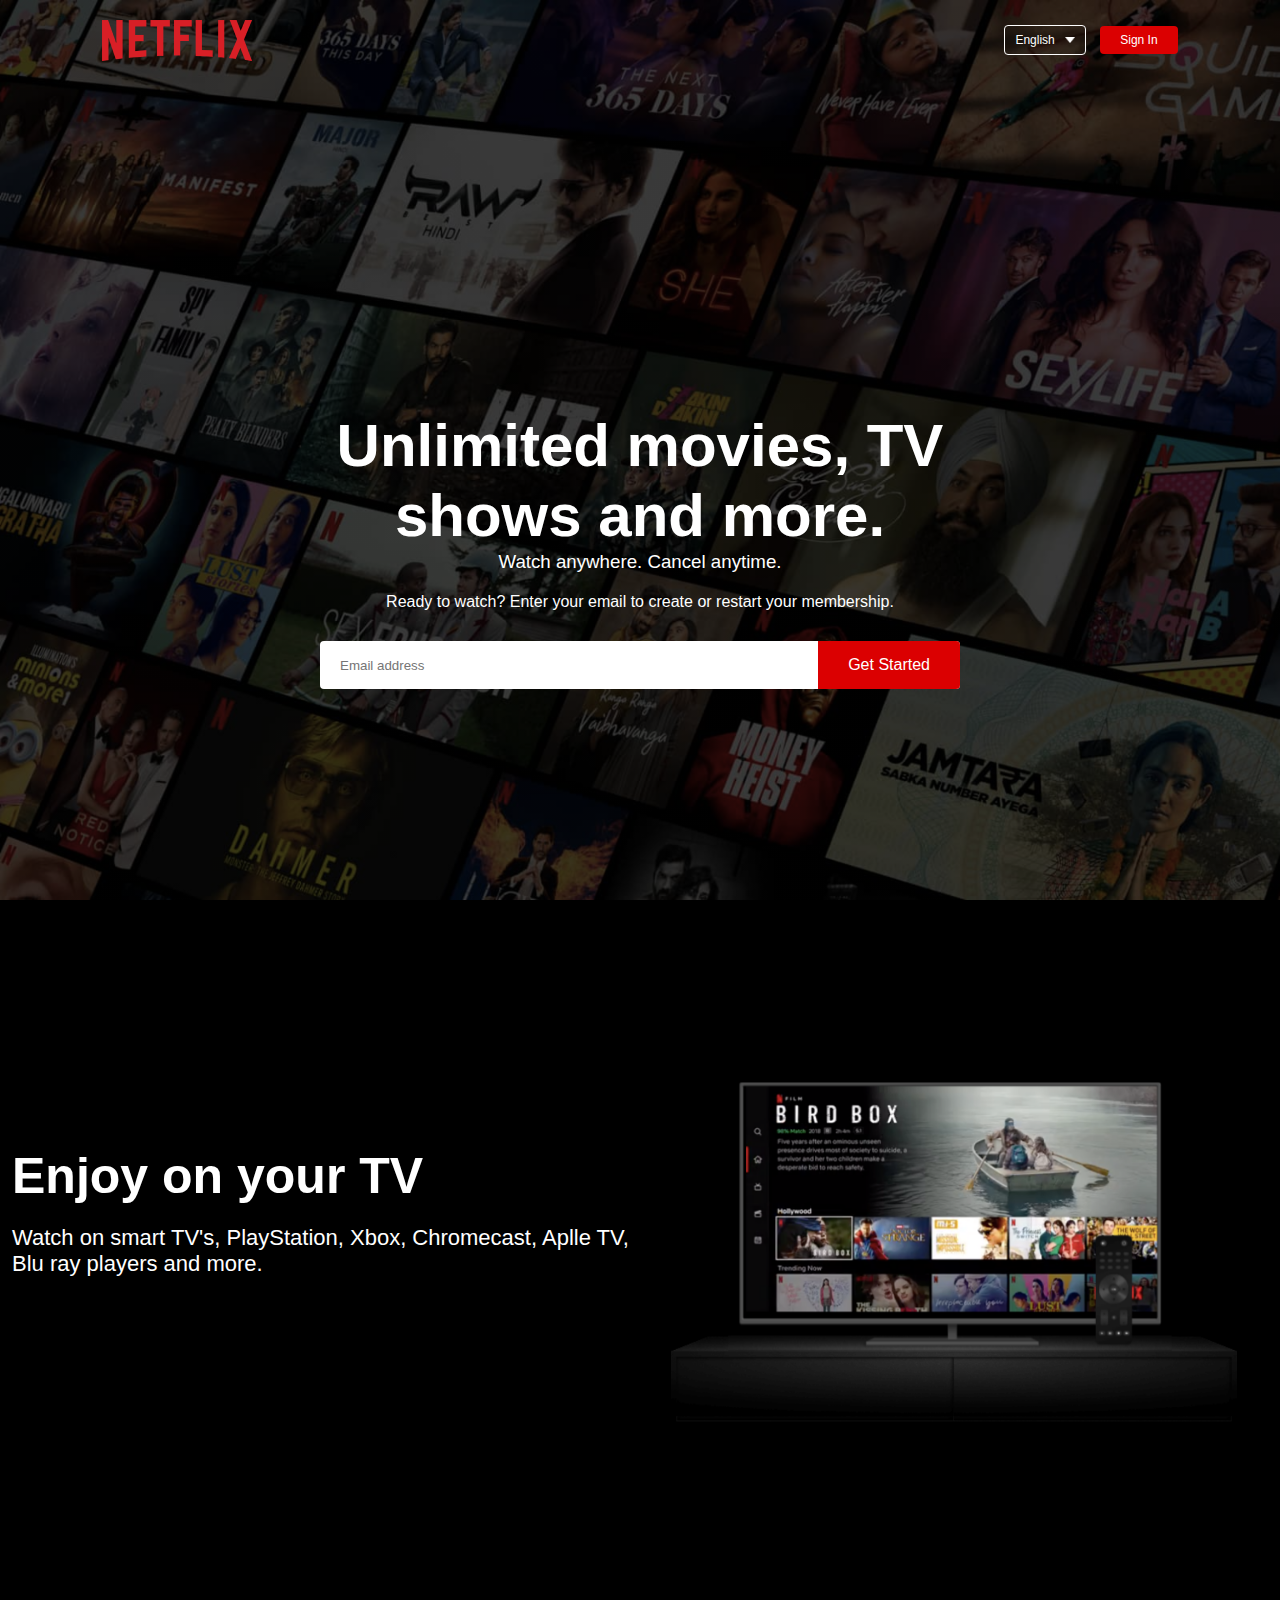
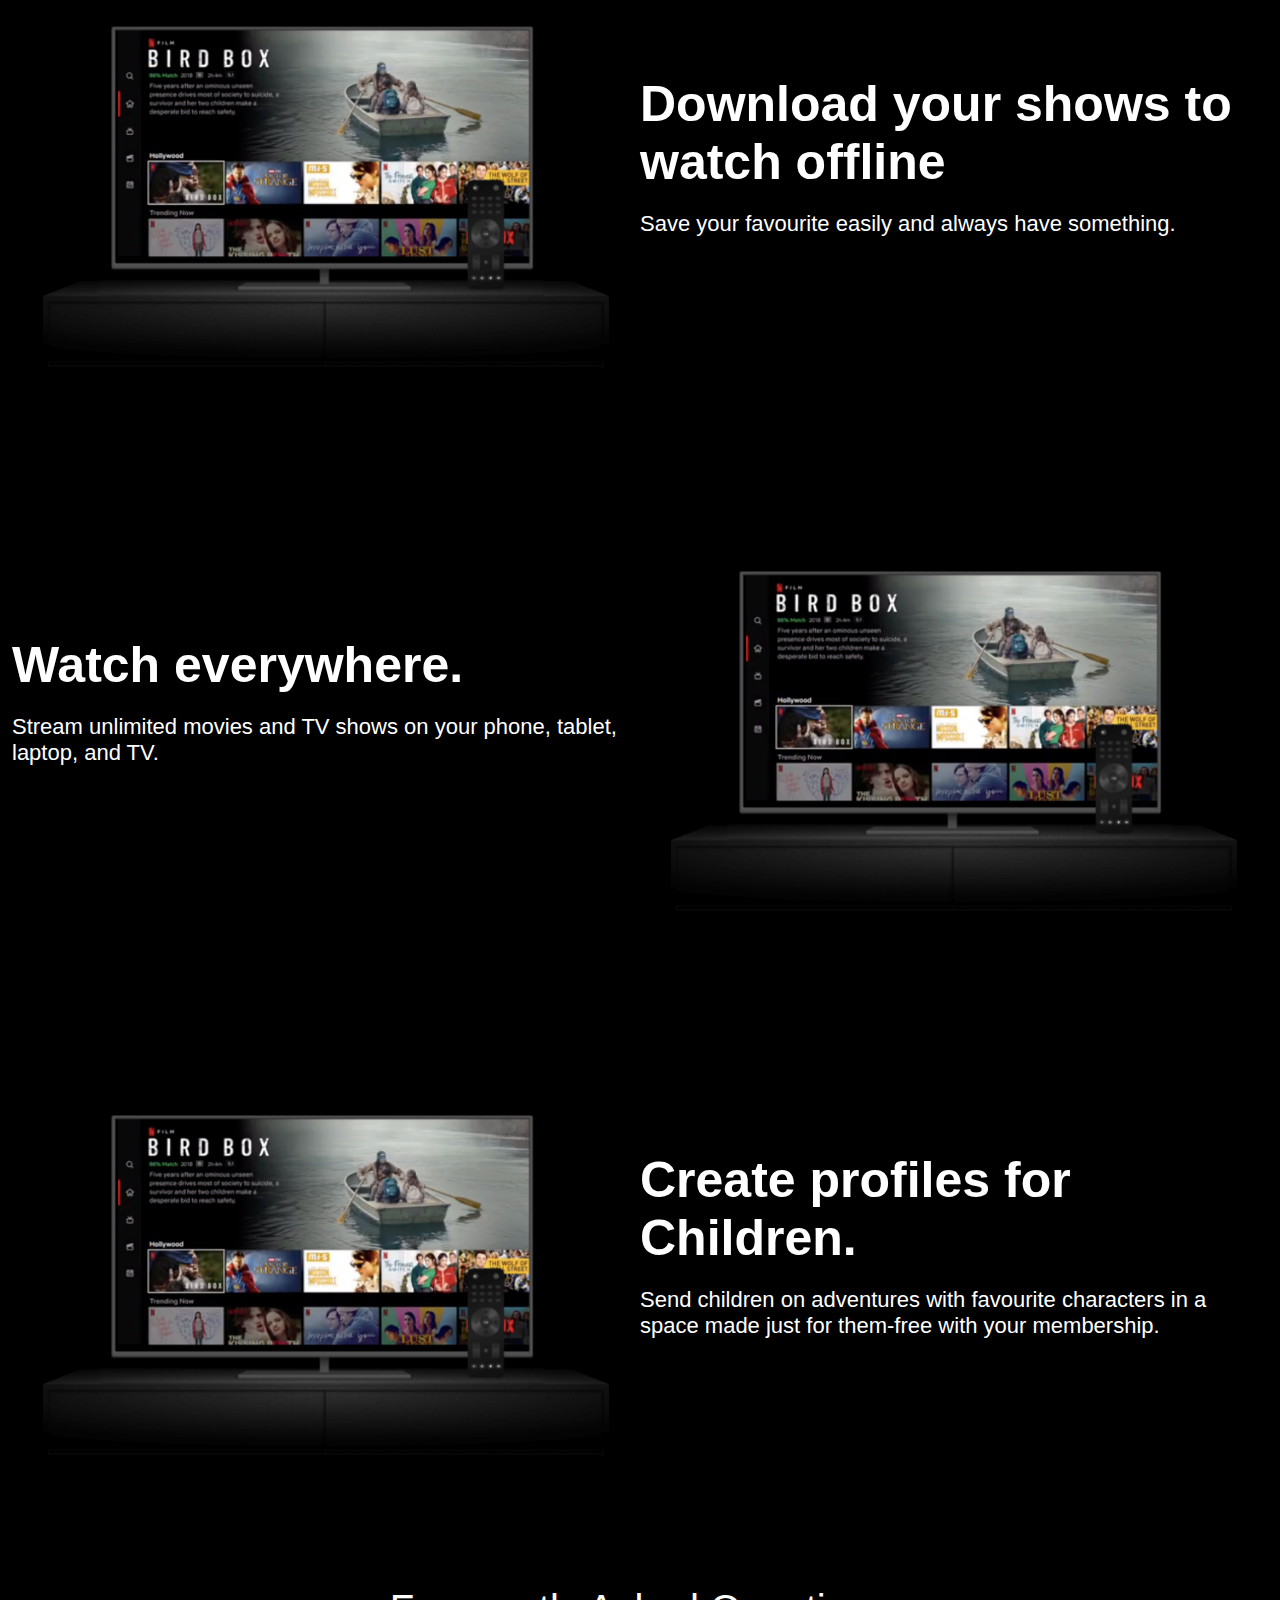
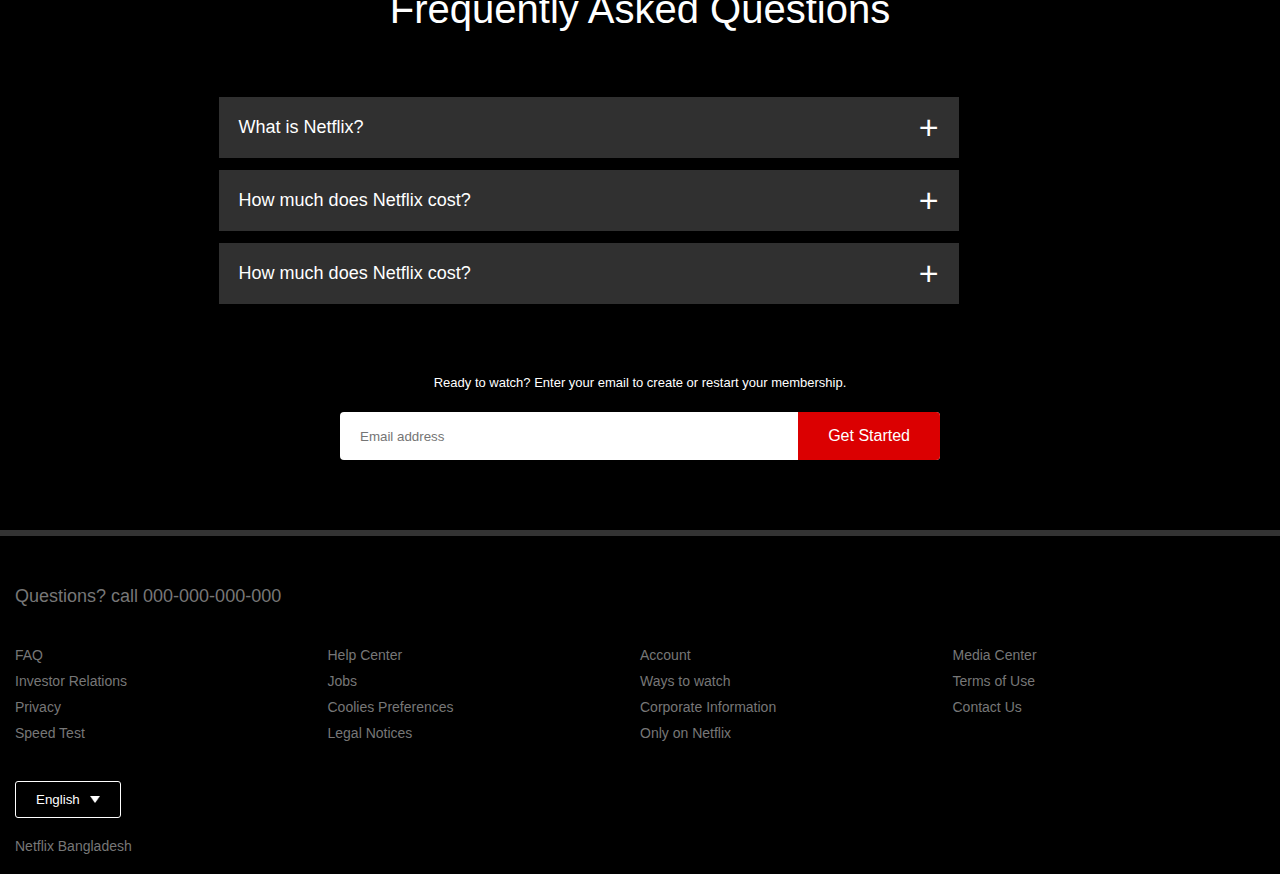
<file: index.html>
<!DOCTYPE html>
<html lang="en">
<head>
  <meta charset="UTF-8">
  <meta name="viewport" content="width=device-width, initial-scale=1.0">
  <title>Netflix Website Clone</title>
  <link rel="stylesheet" href="style.css">
</head>
<body>
  <div class="header">
    <nav>
      <img src="images/logo.png" class="logo">
      <div>
        <button class="language-btn">English <img src="images/down-icon.png" alt=""></button>
        <button>Sign In</button>
      </div>
    </nav>

    <div class="header-contect">
      <h1>Unlimited movies, TV shows and more.</h1>
      <h3>Watch anywhere. Cancel anytime.</h3>
      <p>Ready to watch? Enter your email to create or restart your membership.</p>
      <form class="email-signup">
        <input type="email" placeholder="Email address">
        <button type="Submit">Get Started</button>
      </form>
    </div>
  </div>

<!-- features starts from here -->

  <div class="features">
    <div class="row">
      <div class="text-colum">
        <h2>Enjoy on your TV</h2>
        <P>Watch on smart TV's, PlayStation, Xbox, Chromecast, Aplle TV, Blu ray players and more.</P>
      </div>
      <div class="img-colum">
        <img src="images/feature-1.png" >
      </div>
    </div>

    <div class="row">
      <div class="img-colum">
        <img src="images/feature-1.png" >
      </div>
      <div class="text-colum">
        <h2>Download your shows to watch offline</h2>
        <P>Save your favourite easily and always have something.</P>
      </div>
      
    </div>
    <div class="row">
      <div class="text-colum">
        <h2>Watch everywhere.</h2>
        <P>Stream unlimited movies and TV shows on your phone, tablet, laptop, and TV.</P>
      </div>
      <div class="img-colum">
        <img src="images/feature-1.png" >
      </div>
    </div>
    <div class="row">
      <div class="img-colum">
        <img src="images/feature-1.png" >
      </div>
      <div class="text-colum">
        <h2>Create profiles for Children.</h2>
        <P>Send children on adventures with favourite characters in a space made just for them-free with your membership.</P>
      </div>
      
    </div>
  </div>

  <!-- features ends from here -->

  <div class="faq">
    <h2>Frequently Asked Questions</h2>
    <ul class="accordion">
      <li>
        <input type="radio" name="accordion" id="first">
        <label for="first">What is Netflix?</label>
        <div class="content">
          <p>Lorem ipsum dolor sit, amet consectetur adipisicing elit. Quae doloribus, quaerat quod vel quo dolorum et illo sed quia vitae? Aperiam, excepturi quis. Reprehenderit, repudiandae.</p>
        </div>
      </li>

      <li>
        <input type="radio" name="accordion" id="second">
        <label for="second">How much does Netflix cost?</label>
        <div class="content">
          <p>Lorem ipsum dolor sit, amet consectetur adipisicing elit. Quae doloribus, quaerat quod vel quo dolorum et illo sed quia vitae? Aperiam, excepturi quis. Reprehenderit, repudiandae.</p>
        </div>
      </li>

      <li>
        <input type="radio" name="accordion" id="third">
        <label for="third">How much does Netflix cost?</label>
        <div class="content">
          <p>Lorem ipsum dolor sit, amet consectetur adipisicing elit. Quae doloribus, quaerat quod vel quo dolorum et illo sed quia vitae? Aperiam, excepturi quis. Reprehenderit, repudiandae.</p>
        </div>
      </li>
    </ul>
    <small>Ready to watch? Enter your email to create or restart your membership.</small>
    <form class="email-signup">
      <input type="email" placeholder="Email address">
      <button type="Submit">Get Started</button>
    </form>
  </div>

<div class="fooeter">
  <h2>Questions? call 000-000-000-000</h2>
  <div class="row">
    <div class="col">
      <a href="#">FAQ</a>
      <a href="#">Investor Relations</a>
      <a href="#">Privacy</a>
      <a href="#">Speed Test</a>
    </div>
    <div class="col">
      <a href="#">Help Center</a>
      <a href="#">Jobs</a>
      <a href="#">Coolies Preferences</a>
      <a href="#">Legal Notices</a>
    </div>
    <div class="col">
      <a href="#">Account</a>
      <a href="#">Ways to watch</a>
      <a href="#">Corporate Information</a>
      <a href="#">Only on Netflix</a>
    </div>
    <div class="col">
      <a href="#">Media Center</a>
      <a href="#">Terms of Use</a>
      <a href="#">Contact Us</a>
    </div>
  </div>
  <button class="language-btn">English <img src="images/down-icon.png" alt=""></button>
  <p class="copyright-text">Netflix Bangladesh</p>
</div>
  
</body>
</html>
</file>
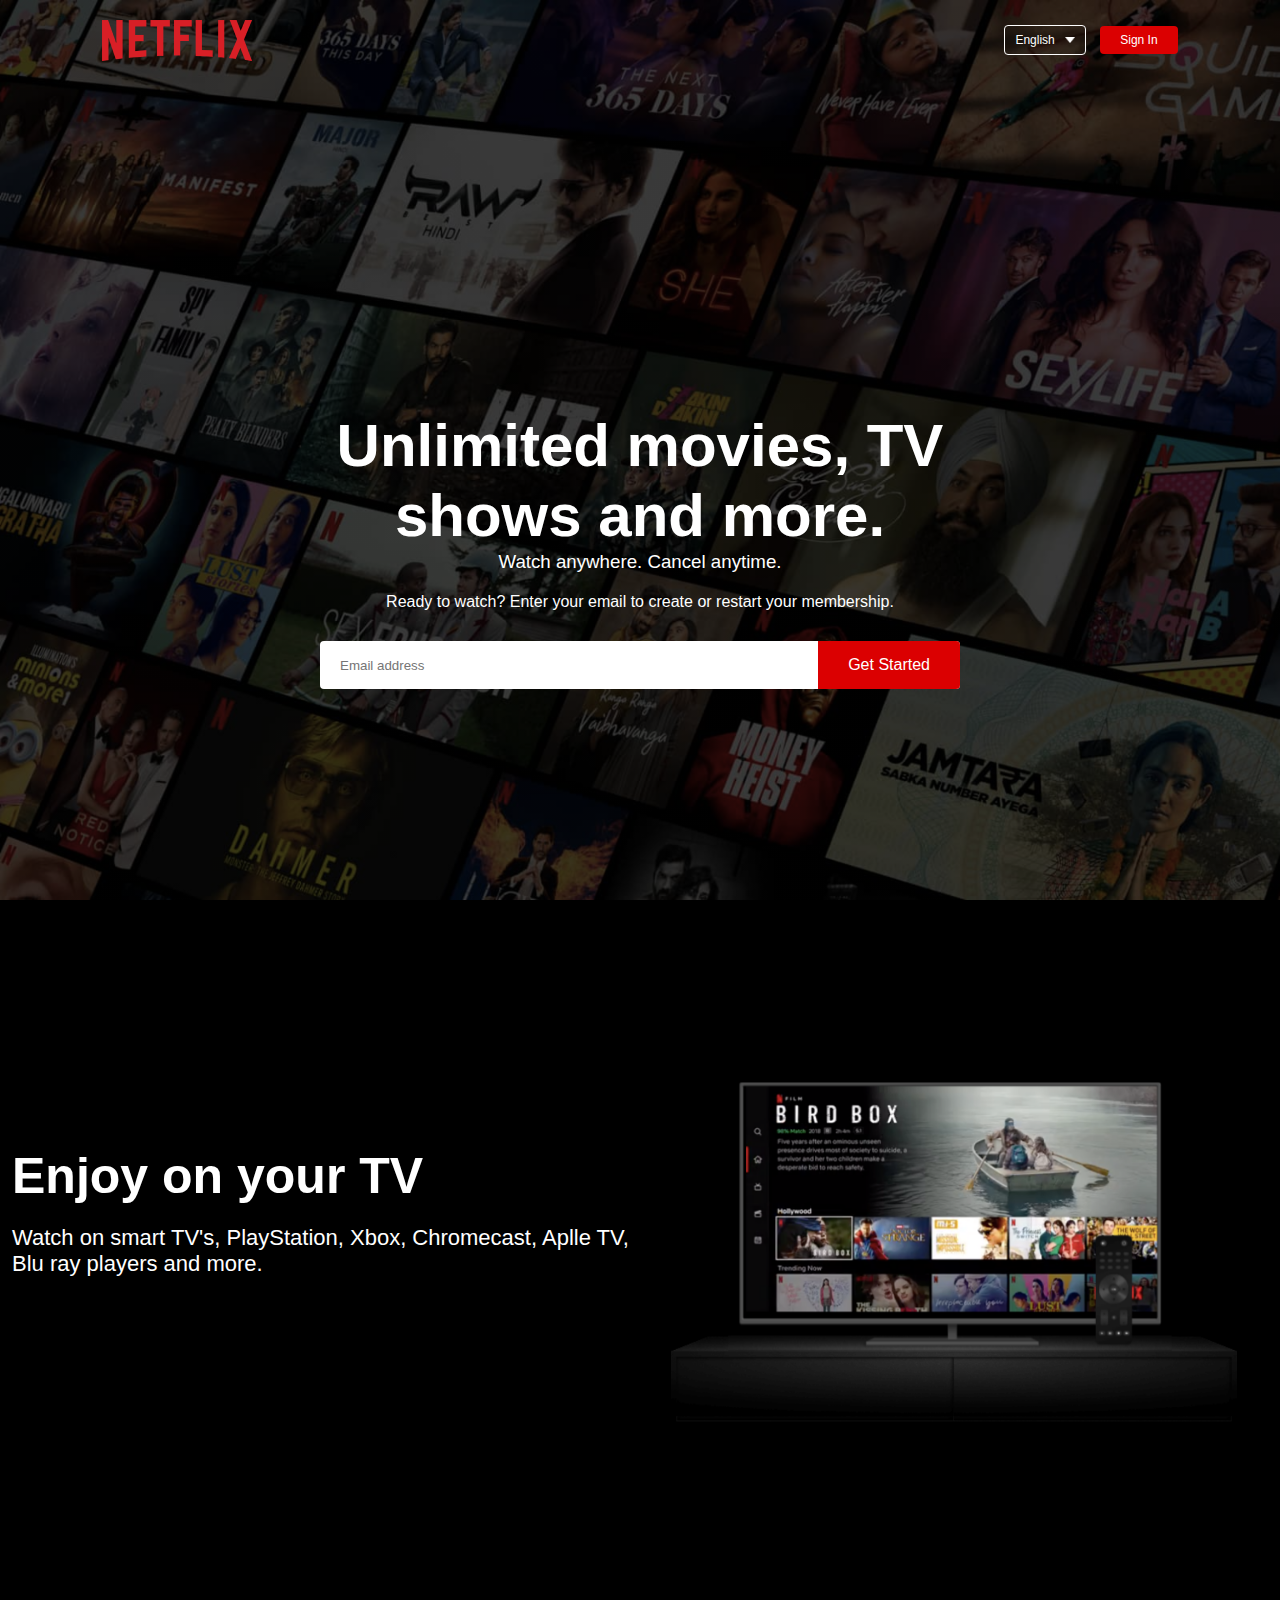
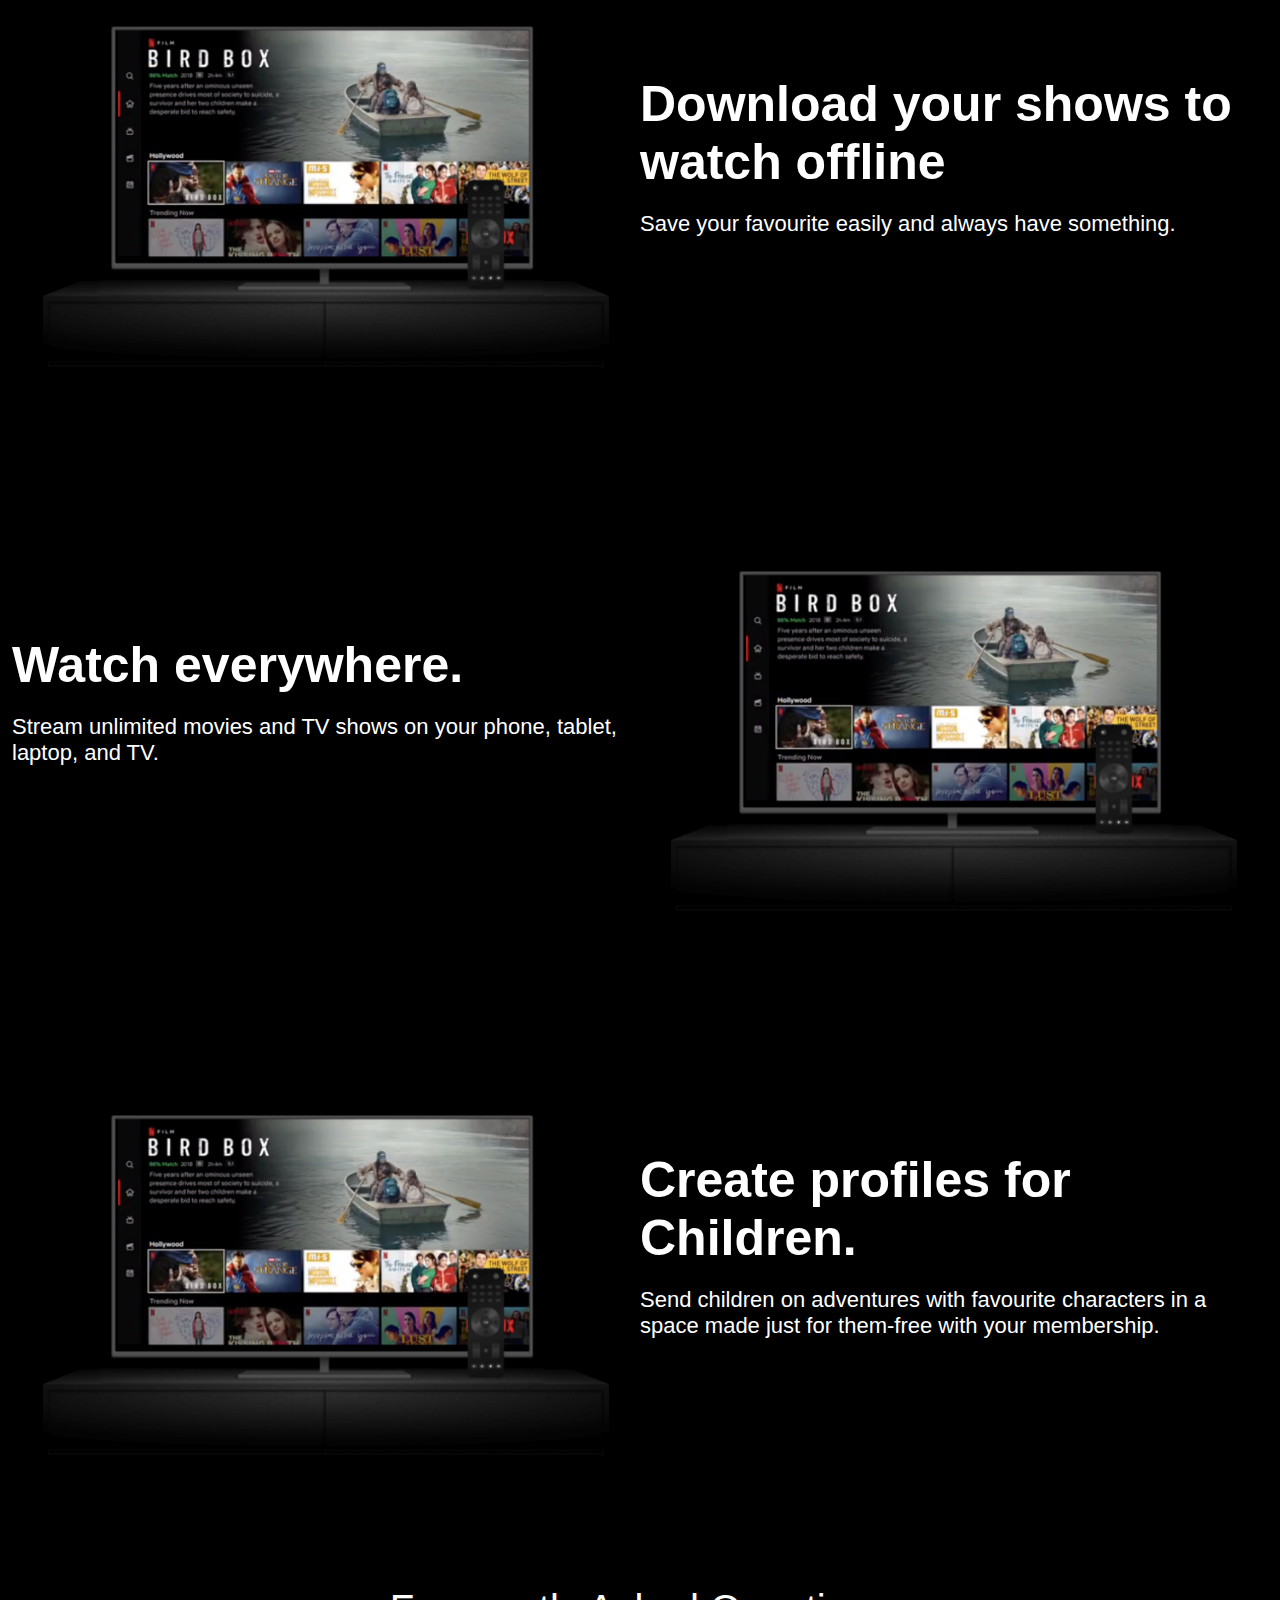
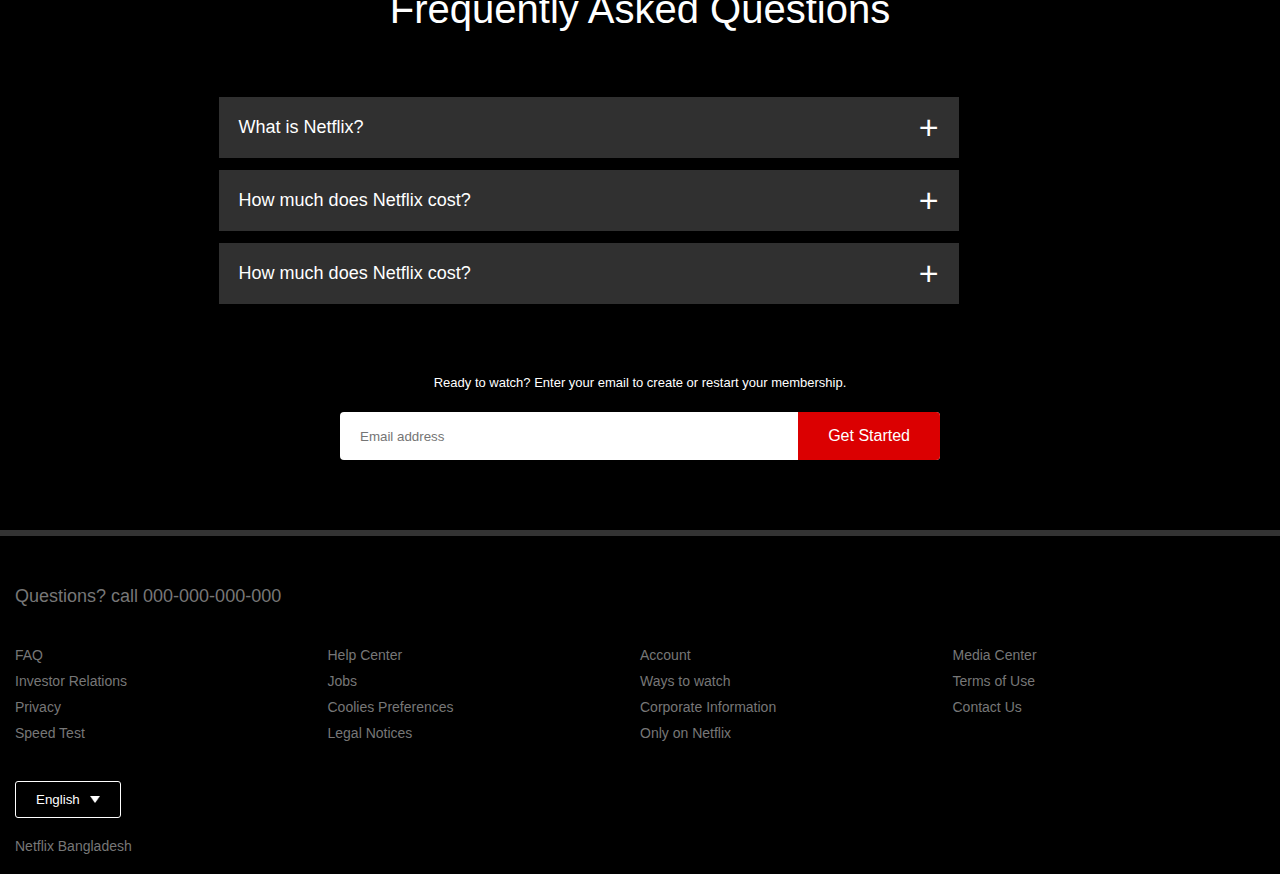
<file: Netflix.html>
<!DOCTYPE html>
<html lang="en">
<head>
  <meta charset="UTF-8">
  <meta name="viewport" content="width=device-width, initial-scale=1.0">
  <title>Netflix Website Clone</title>
  <link rel="stylesheet" href="style.css">
</head>
<body>
  <div class="header">
    <nav>
      <img src="images/logo.png" class="logo">
      <div>
        <button class="language-btn">English <img src="images/down-icon.png" alt=""></button>
        <button>Sign In</button>
      </div>
    </nav>

    <div class="header-contect">
      <h1>Unlimited movies, TV shows and more.</h1>
      <h3>Watch anywhere. Cancel anytime.</h3>
      <p>Ready to watch? Enter your email to create or restart your membership.</p>
      <form class="email-signup">
        <input type="email" placeholder="Email address">
        <button type="Submit">Get Started</button>
      </form>
    </div>
  </div>

<!-- features starts from here -->

  <div class="features">
    <div class="row">
      <div class="text-colum">
        <h2>Enjoy on your TV</h2>
        <P>Watch on smart TV's, PlayStation, Xbox, Chromecast, Aplle TV, Blu ray players and more.</P>
      </div>
      <div class="img-colum">
        <img src="images/feature-1.png" >
      </div>
    </div>

    <div class="row">
      <div class="img-colum">
        <img src="images/feature-1.png" >
      </div>
      <div class="text-colum">
        <h2>Download your shows to watch offline</h2>
        <P>Save your favourite easily and always have something.</P>
      </div>
      
    </div>
    <div class="row">
      <div class="text-colum">
        <h2>Watch everywhere.</h2>
        <P>Stream unlimited movies and TV shows on your phone, tablet, laptop, and TV.</P>
      </div>
      <div class="img-colum">
        <img src="images/feature-1.png" >
      </div>
    </div>
    <div class="row">
      <div class="img-colum">
        <img src="images/feature-1.png" >
      </div>
      <div class="text-colum">
        <h2>Create profiles for Children.</h2>
        <P>Send children on adventures with favourite characters in a space made just for them-free with your membership.</P>
      </div>
      
    </div>
  </div>

  <!-- features ends from here -->

  <div class="faq">
    <h2>Frequently Asked Questions</h2>
    <ul class="accordion">
      <li>
        <input type="radio" name="accordion" id="first">
        <label for="first">What is Netflix?</label>
        <div class="content">
          <p>Lorem ipsum dolor sit, amet consectetur adipisicing elit. Quae doloribus, quaerat quod vel quo dolorum et illo sed quia vitae? Aperiam, excepturi quis. Reprehenderit, repudiandae.</p>
        </div>
      </li>

      <li>
        <input type="radio" name="accordion" id="second">
        <label for="second">How much does Netflix cost?</label>
        <div class="content">
          <p>Lorem ipsum dolor sit, amet consectetur adipisicing elit. Quae doloribus, quaerat quod vel quo dolorum et illo sed quia vitae? Aperiam, excepturi quis. Reprehenderit, repudiandae.</p>
        </div>
      </li>

      <li>
        <input type="radio" name="accordion" id="third">
        <label for="third">How much does Netflix cost?</label>
        <div class="content">
          <p>Lorem ipsum dolor sit, amet consectetur adipisicing elit. Quae doloribus, quaerat quod vel quo dolorum et illo sed quia vitae? Aperiam, excepturi quis. Reprehenderit, repudiandae.</p>
        </div>
      </li>
    </ul>
    <small>Ready to watch? Enter your email to create or restart your membership.</small>
    <form class="email-signup">
      <input type="email" placeholder="Email address">
      <button type="Submit">Get Started</button>
    </form>
  </div>

<div class="fooeter">
  <h2>Questions? call 000-000-000-000</h2>
  <div class="row">
    <div class="col">
      <a href="#">FAQ</a>
      <a href="#">Investor Relations</a>
      <a href="#">Privacy</a>
      <a href="#">Speed Test</a>
    </div>
    <div class="col">
      <a href="#">Help Center</a>
      <a href="#">Jobs</a>
      <a href="#">Coolies Preferences</a>
      <a href="#">Legal Notices</a>
    </div>
    <div class="col">
      <a href="#">Account</a>
      <a href="#">Ways to watch</a>
      <a href="#">Corporate Information</a>
      <a href="#">Only on Netflix</a>
    </div>
    <div class="col">
      <a href="#">Media Center</a>
      <a href="#">Terms of Use</a>
      <a href="#">Contact Us</a>
    </div>
  </div>
  <button class="language-btn">English <img src="images/down-icon.png" alt=""></button>
  <p class="copyright-text">Netflix Bangladesh</p>
</div>
  
</body>
</html>
</file>
<file: style.css>
*{
  margin: 0;
  padding: 0;
  font-family: sans-serif;
  box-sizing: border-box;
}

body{
  background: #000;
  color: #fff;
}

.header{
  width: 100%;
  height: 100vh;
  background-image: linear-gradient(rgba(0,0,0,0.7),rgba(0,0,0,0.7)), url(images/header-image.png);
  background-size: cover;
  background-position: center;
  padding: 10px 8%;
  position: relative;
}
nav{
  display: flex;
  align-items: center;
  justify-content: space-between;
  padding: 10px 0;
}

.logo{
   width: 150px;
   cursor: pointer;
}

nav button{
  border: 0;
  outline: 0;
  background:#db0001 ;
  color: #fff;
  padding: 7px 20px;
  font-size: 12px;
  border-radius: 4px;
  margin-left: 10px;
  cursor: pointer;
}

.language-btn{
  display: inline-flex;
  align-items: center;
  background: transparent;
  border: 1px solid #fff;
  padding: 7px 10px;
}

.language-btn img{
  width: 10px;
  margin-left: 10px;
}

.header-contect{
  position: absolute;
  top: 50%;
  left: 50%;
  transform: translate(-50%, -50%);
  text-align: center;
  margin-top: 100px;
}

.header-contect h1{
  font-size:60px ;
  line-height: 70px;
  font-weight: 600;
  max-width: 650px;
}

.header-contect h3{
  font-weight: 400;
  margin-bottom: 20px;
}

.email-signup{
  background: #fff;
  border-radius: 4px;
  display: flex;
  align-items: center;
  margin-top:30px ;
  overflow: hidden;
}

.email-signup input{
  flex: 1;
  border: 0;
  outline: 0;
  margin-left: 20px;
}

.email-signup button{
  background: #db0001;
  border: 0;
  outline: 0;
  color: #fff;
  font-size: 16px;
  cursor: pointer;
  padding: 15px 30px;
}
/* -----------features------------ */
.features{
  padding: 50px 12px;
  font-size: 22px;
}
.row{
  display: flex;
  width: 100%;
  align-items: center;
  flex-wrap: wrap;
  padding: 50px 0;
}

.text-colum {
  flex: 50%;
  margin-bottom: 20px;
}

.img-colum{
  flex: 50%;
  margin-bottom: 20px;
}

.img-colum img {
display: block;
width: 90%;
margin: auto;
}
.features h2{
  font-size: 50px;
  font-weight: 600;
  margin-bottom: 20px;
}

/* -----------faq----------- */

.faq{
  padding: 10px 12%;
  text-align: center;
  font-size: 18px;
}

.faq h2{
  font-weight: 500;
  font-size: 40px;
}

.accordion{
  margin: 60px;
  width: 100%;
  max-width:750px ;
}

.accordion li{
  list-style: none;
  width: 100%;
  padding: 5px;
}

.accordion label{
 display: flex; 
 align-items: center;
 padding: 20px;
 font-size: 18px;
 font-weight: 500;
 background: #303030;
 margin-bottom: 2px;
 cursor: pointer;
 position: relative;
}

label::after{
  content: '+';
  font-size: 34px;
  position: absolute;
  right: 20px;
  transition: transform 0.5s;
}

input[type="radio"]{
  display: none;
}

.accordion .content {
  background: #303030;
  text-align: left;
  padding: 0 20px;
  max-height: 0;
  overflow: hidden;
  transition: max-height 0.5s, padding 0.5s;
}

.accordion input[type="radio"]:checked + label + .content{
  max-height: 600px;
  padding: 30px 20px;
}
.accordion input[type="radio"]:checked + label::after{
  transform: rotate(135deg);
}

.faq .email-signup{
  max-width: 600px;
  margin: 20px auto 60px;
}

.faq small{
  font-size:13px ;
}

/* ----------fooeter---------- */

.fooeter{
  padding: 50px 15px 10px;
  border-top: 6px solid #333;
  color: #777;
}

.fooeter h2{
  font-size: 18px;
  font-weight: 400;
  margin-bottom: 30px;
}

.fooeter .col{
  flex-basis: 25%;
  flex-grow: 1;
  margin-bottom: 20px;
}

.fooeter .col a{
  display: block;
  text-decoration: none;
  color: #777;
  font-size: 14px;
  margin-bottom: 10px;
}

.fooeter .row{
  align-items: flex-start;
  padding: 10px 0;
}

.fooeter .language-btn{
  color: #fff;
  padding: 10px 20px;
  border-radius: 3px;
}

.copyright-text{
  font-size: 14px;
  margin-top: 20px;
  margin-bottom: 10px;
}
/* ----------media-quories-for-small-screen-- */

@media only screen and (max-width: 600px){
  .logo{
    width: 100px;
  }
  nav button {
    padding: 5px 10px;
  }
  nav .language-btn{
    padding: 4px 8px;
  }
  .header-contect{
    position: unset;
    transform: none;
    padding-top: 15px;
  }

  .header-contect h1{
    font-size:30px ;
  }

  .email-signup button {
    font-size: 12px;
    padding: 10px 15px;
  }
  .text-colum, .img-colum{
    flex-basis: 100%;
  }
  .features h2{
    font-size: 30px;
  }
  .features p{
    font-size: 15px;
  }
  .row:nth-child(2), .row:nth-child(4){
    flex-direction: column-reverse;
  }
  .features .row{
    padding: 10px 0;
  }
  .faq h2{
    font-size: 20px;
  }
  .accordion .content{
    font-size: 14px;
  }
  .accordion li label {
    padding: 10px;
    font-size: 14px;
  }
  label::after{
    font-size:22px ;
  }
}
</file>
